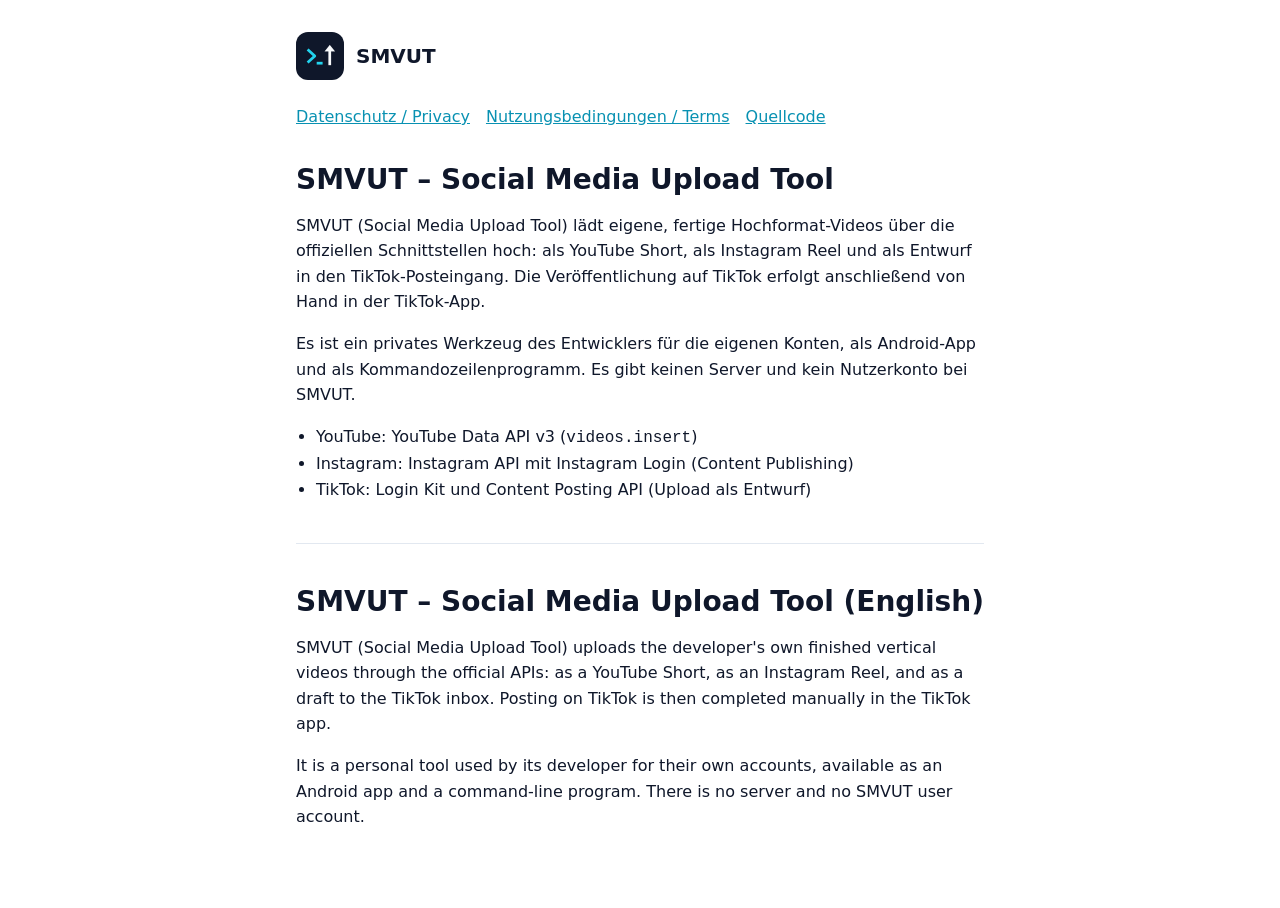
<file: docs/index.html>
<!doctype html>
<html lang="de">
<head>
  <meta charset="utf-8">
  <meta name="viewport" content="width=device-width, initial-scale=1">
  <title>SMVUT – Social Media Upload Tool</title>
  <link rel="icon" href="icon.png">
  <link rel="stylesheet" href="style.css">
</head>
<body>
<main>
  <header><img src="icon.png" alt=""><a href="./">SMVUT</a></header>
  <nav>
    <a href="privacy.html">Datenschutz / Privacy</a>
    <a href="terms.html">Nutzungsbedingungen / Terms</a>
    <a href="https://github.com/SystemError5251/SMVUT">Quellcode</a>
  </nav>

  <h1>SMVUT – Social Media Upload Tool</h1>
  <p>SMVUT (Social Media Upload Tool) lädt eigene, fertige Hochformat-Videos über die offiziellen Schnittstellen hoch:
    als YouTube Short, als Instagram Reel und als Entwurf in den TikTok-Posteingang. Die
    Veröffentlichung auf TikTok erfolgt anschließend von Hand in der TikTok-App.</p>
  <p>Es ist ein privates Werkzeug des Entwicklers für die eigenen Konten, als Android-App und
    als Kommandozeilenprogramm. Es gibt keinen Server und kein Nutzerkonto bei SMVUT.</p>
  <ul>
    <li>YouTube: YouTube Data API v3 (<code>videos.insert</code>)</li>
    <li>Instagram: Instagram API mit Instagram Login (Content Publishing)</li>
    <li>TikTok: Login Kit und Content Posting API (Upload als Entwurf)</li>
  </ul>

  <hr>

  <h1 lang="en">SMVUT – Social Media Upload Tool (English)</h1>
  <p lang="en">SMVUT (Social Media Upload Tool) uploads the developer's own finished vertical videos through the official
    APIs: as a YouTube Short, as an Instagram Reel, and as a draft to the TikTok inbox. Posting on
    TikTok is then completed manually in the TikTok app.</p>
  <p lang="en">It is a personal tool used by its developer for their own accounts, available as an
    Android app and a command-line program. There is no server and no SMVUT user account.</p>
</main>
</body>
</html>
</file>
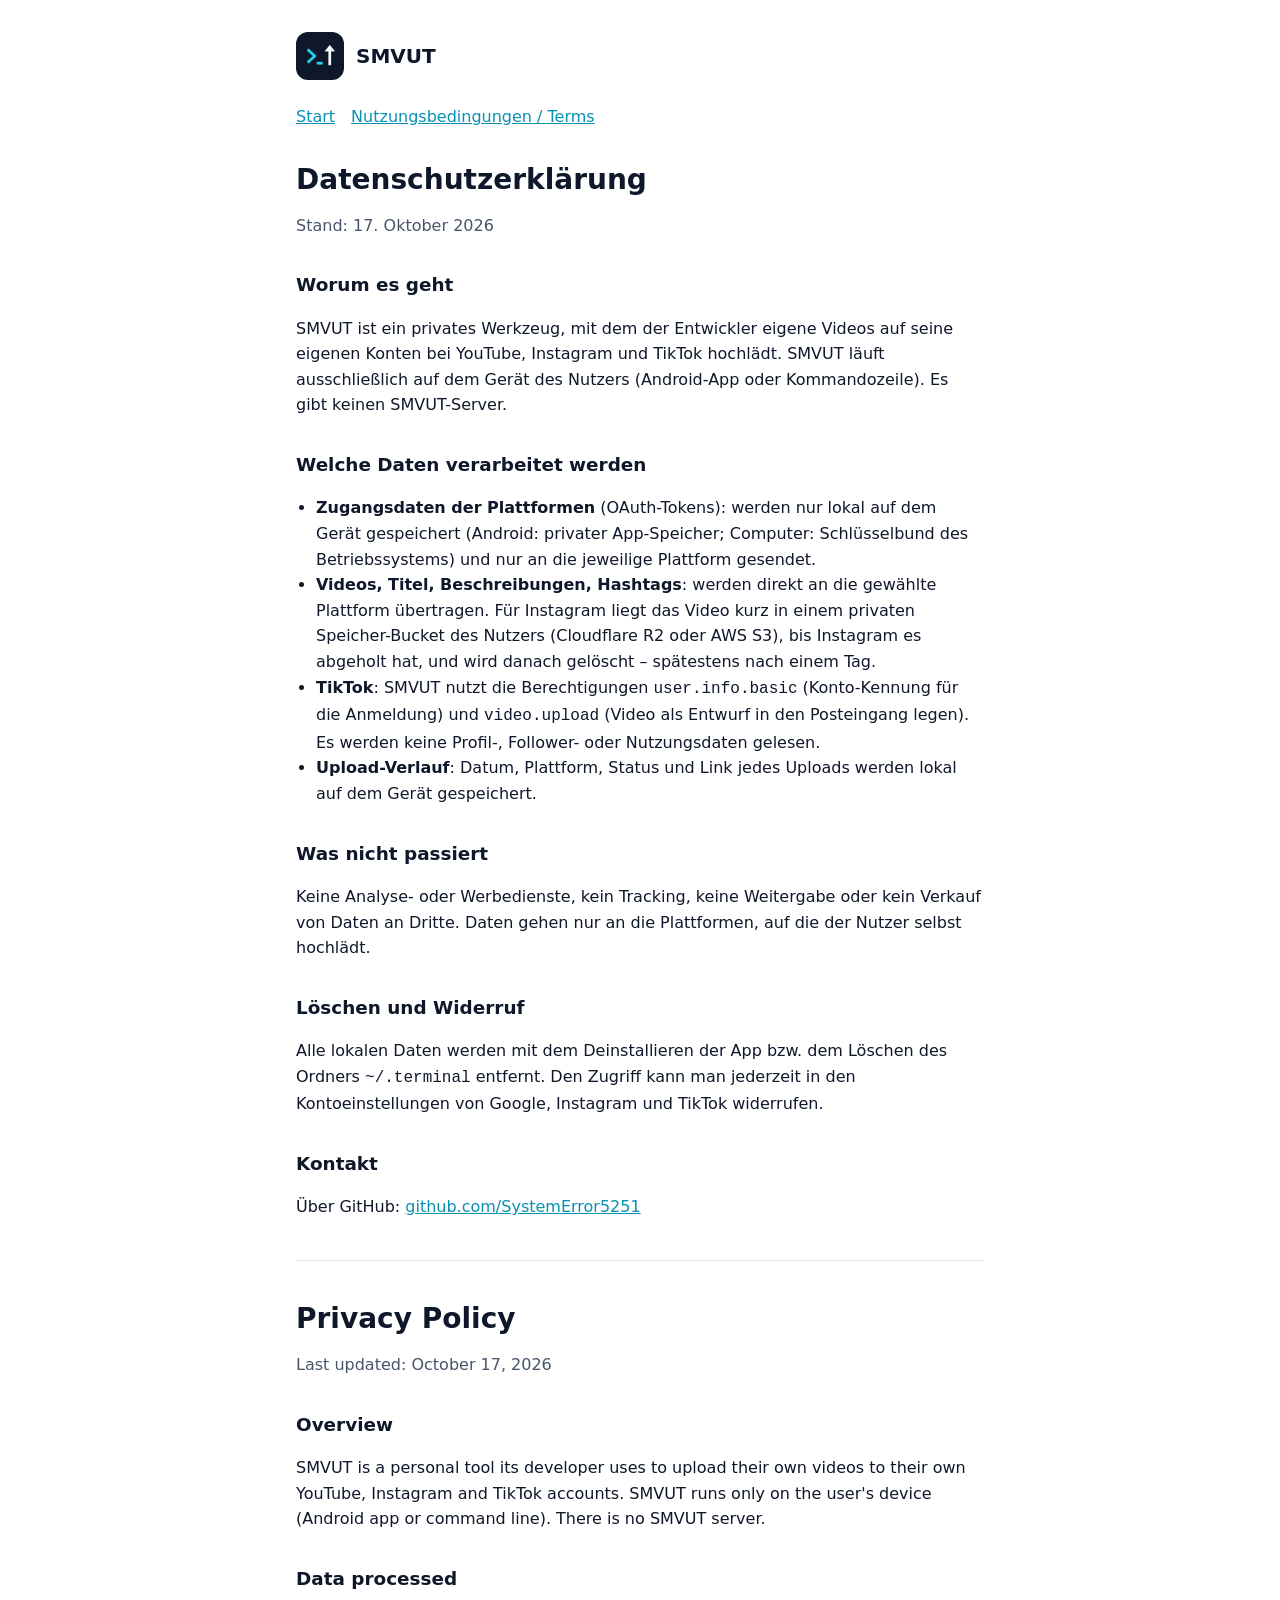
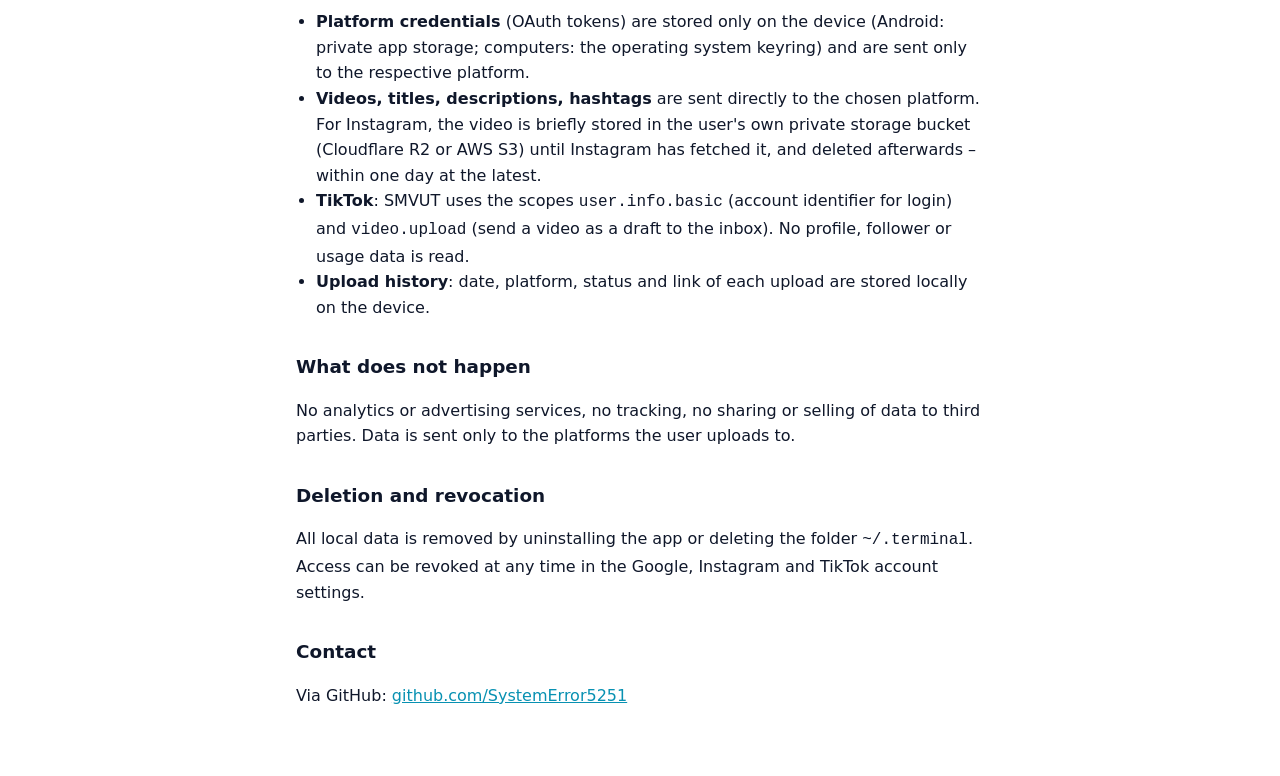
<file: docs/privacy.html>
<!doctype html>
<html lang="de">
<head>
  <meta charset="utf-8">
  <meta name="viewport" content="width=device-width, initial-scale=1">
  <title>SMVUT – Datenschutz / Privacy Policy</title>
  <link rel="icon" href="icon.png">
  <link rel="stylesheet" href="style.css">
</head>
<body>
<main>
  <header><img src="icon.png" alt=""><a href="./">SMVUT</a></header>
  <nav>
    <a href="./">Start</a>
    <a href="terms.html">Nutzungsbedingungen / Terms</a>
  </nav>

  <h1>Datenschutzerklärung</h1>
  <p class="muted">Stand: 17. Oktober 2026</p>

  <h2>Worum es geht</h2>
  <p>SMVUT ist ein privates Werkzeug, mit dem der Entwickler eigene Videos auf seine eigenen
    Konten bei YouTube, Instagram und TikTok hochlädt. SMVUT läuft ausschließlich auf dem
    Gerät des Nutzers (Android-App oder Kommandozeile). Es gibt keinen SMVUT-Server.</p>

  <h2>Welche Daten verarbeitet werden</h2>
  <ul>
    <li><strong>Zugangsdaten der Plattformen</strong> (OAuth-Tokens): werden nur lokal auf dem
      Gerät gespeichert (Android: privater App-Speicher; Computer: Schlüsselbund des
      Betriebssystems) und nur an die jeweilige Plattform gesendet.</li>
    <li><strong>Videos, Titel, Beschreibungen, Hashtags</strong>: werden direkt an die gewählte
      Plattform übertragen. Für Instagram liegt das Video kurz in einem privaten Speicher-Bucket
      des Nutzers (Cloudflare R2 oder AWS S3), bis Instagram es abgeholt hat, und wird danach
      gelöscht – spätestens nach einem Tag.</li>
    <li><strong>TikTok</strong>: SMVUT nutzt die Berechtigungen <code>user.info.basic</code>
      (Konto-Kennung für die Anmeldung) und <code>video.upload</code> (Video als Entwurf in den
      Posteingang legen). Es werden keine Profil-, Follower- oder Nutzungsdaten gelesen.</li>
    <li><strong>Upload-Verlauf</strong>: Datum, Plattform, Status und Link jedes Uploads werden
      lokal auf dem Gerät gespeichert.</li>
  </ul>

  <h2>Was nicht passiert</h2>
  <p>Keine Analyse- oder Werbedienste, kein Tracking, keine Weitergabe oder kein Verkauf von
    Daten an Dritte. Daten gehen nur an die Plattformen, auf die der Nutzer selbst hochlädt.</p>

  <h2>Löschen und Widerruf</h2>
  <p>Alle lokalen Daten werden mit dem Deinstallieren der App bzw. dem Löschen des Ordners
    <code>~/.terminal</code> entfernt. Den Zugriff kann man jederzeit in den
    Kontoeinstellungen von Google, Instagram und TikTok widerrufen.</p>

  <h2>Kontakt</h2>
  <p>Über GitHub: <a href="https://github.com/SystemError5251">github.com/SystemError5251</a></p>

  <hr>

  <h1 lang="en">Privacy Policy</h1>
  <p class="muted" lang="en">Last updated: October 17, 2026</p>
  <div lang="en">
    <h2>Overview</h2>
    <p>SMVUT is a personal tool its developer uses to upload their own videos to their own
      YouTube, Instagram and TikTok accounts. SMVUT runs only on the user's device (Android
      app or command line). There is no SMVUT server.</p>

    <h2>Data processed</h2>
    <ul>
      <li><strong>Platform credentials</strong> (OAuth tokens) are stored only on the device
        (Android: private app storage; computers: the operating system keyring) and are sent
        only to the respective platform.</li>
      <li><strong>Videos, titles, descriptions, hashtags</strong> are sent directly to the chosen
        platform. For Instagram, the video is briefly stored in the user's own private storage
        bucket (Cloudflare R2 or AWS S3) until Instagram has fetched it, and deleted afterwards –
        within one day at the latest.</li>
      <li><strong>TikTok</strong>: SMVUT uses the scopes <code>user.info.basic</code> (account
        identifier for login) and <code>video.upload</code> (send a video as a draft to the
        inbox). No profile, follower or usage data is read.</li>
      <li><strong>Upload history</strong>: date, platform, status and link of each upload are
        stored locally on the device.</li>
    </ul>

    <h2>What does not happen</h2>
    <p>No analytics or advertising services, no tracking, no sharing or selling of data to
      third parties. Data is sent only to the platforms the user uploads to.</p>

    <h2>Deletion and revocation</h2>
    <p>All local data is removed by uninstalling the app or deleting the folder
      <code>~/.terminal</code>. Access can be revoked at any time in the Google, Instagram and
      TikTok account settings.</p>

    <h2>Contact</h2>
    <p>Via GitHub: <a href="https://github.com/SystemError5251">github.com/SystemError5251</a></p>
  </div>
</main>
</body>
</html>
</file>
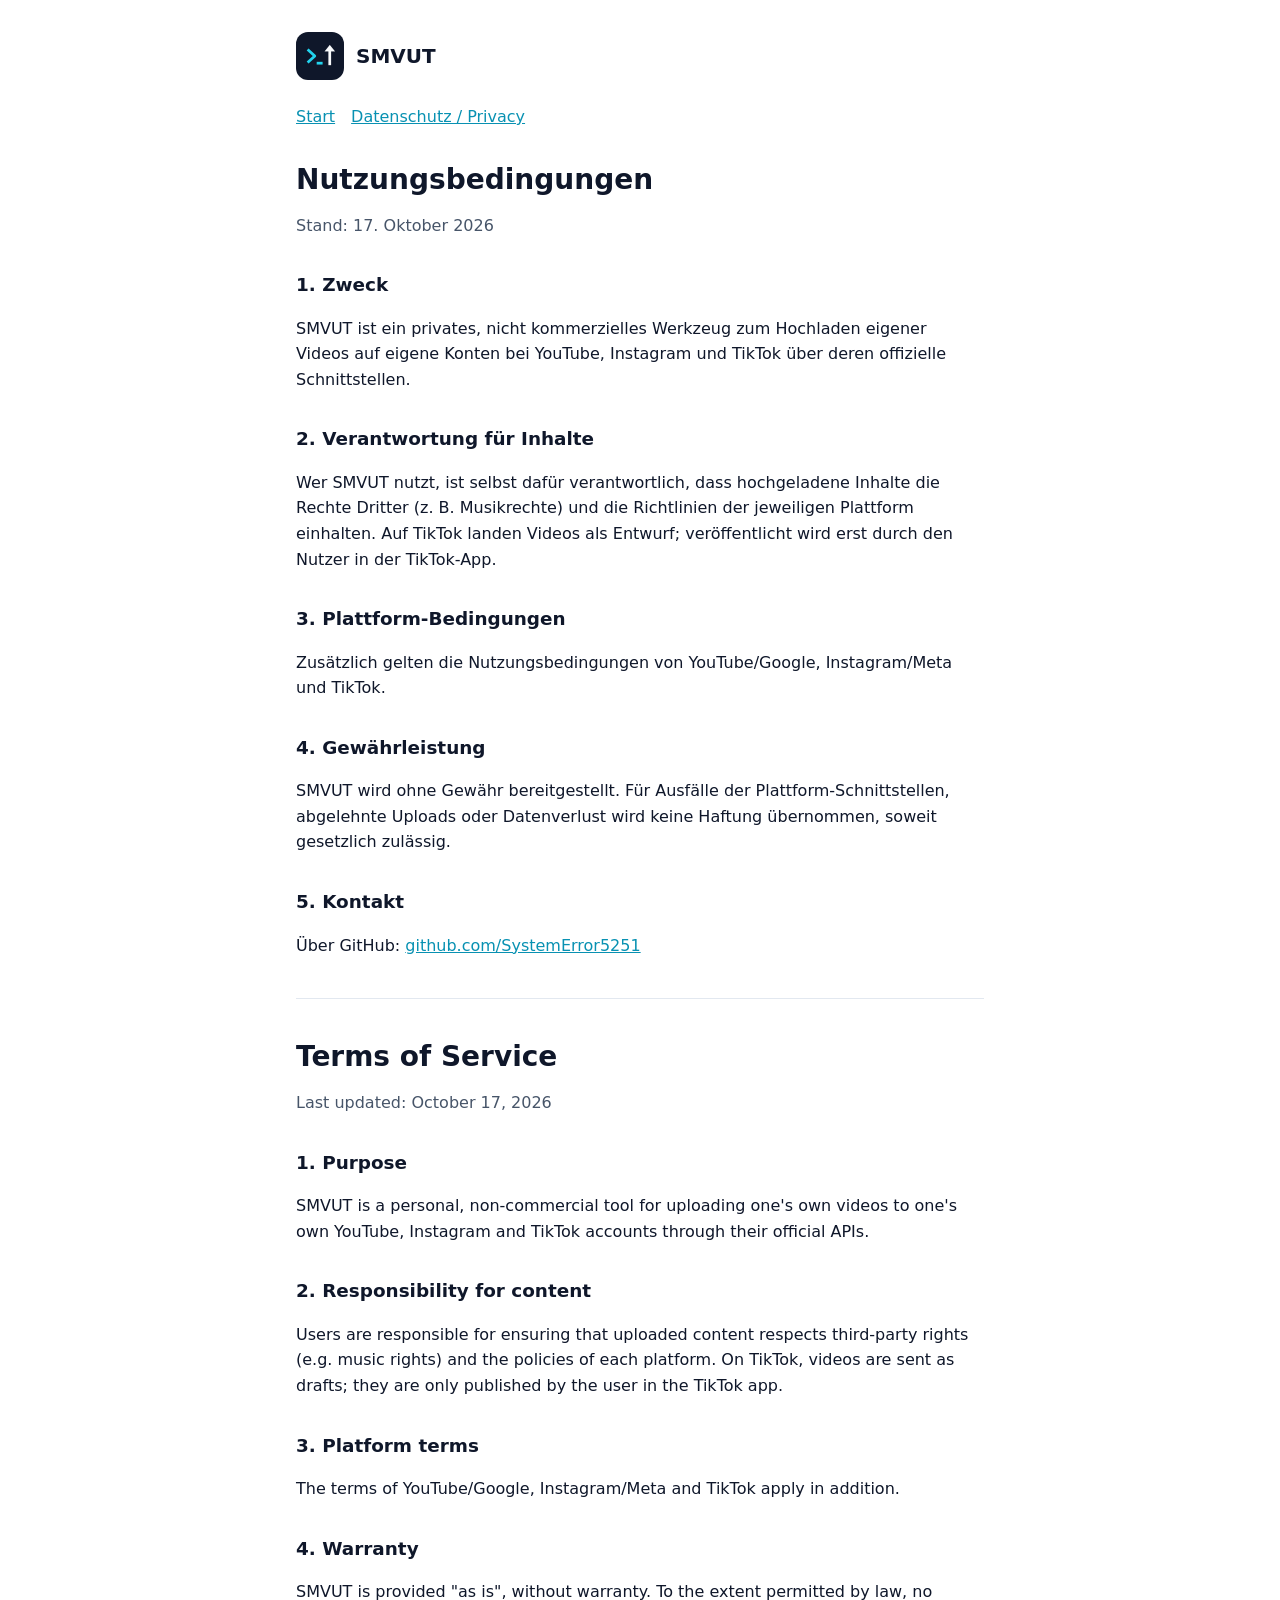
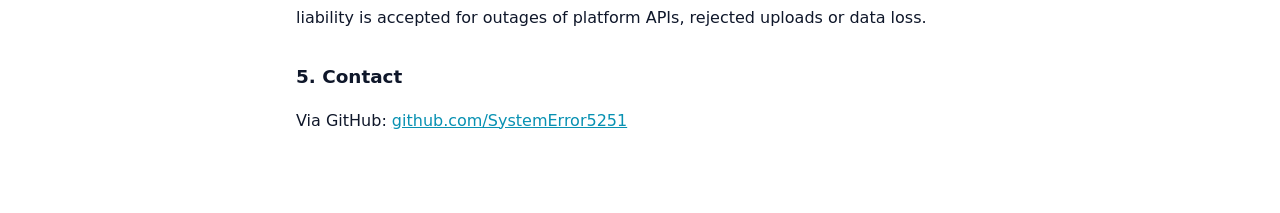
<file: docs/terms.html>
<!doctype html>
<html lang="de">
<head>
  <meta charset="utf-8">
  <meta name="viewport" content="width=device-width, initial-scale=1">
  <title>SMVUT – Nutzungsbedingungen / Terms of Service</title>
  <link rel="icon" href="icon.png">
  <link rel="stylesheet" href="style.css">
</head>
<body>
<main>
  <header><img src="icon.png" alt=""><a href="./">SMVUT</a></header>
  <nav>
    <a href="./">Start</a>
    <a href="privacy.html">Datenschutz / Privacy</a>
  </nav>

  <h1>Nutzungsbedingungen</h1>
  <p class="muted">Stand: 17. Oktober 2026</p>

  <h2>1. Zweck</h2>
  <p>SMVUT ist ein privates, nicht kommerzielles Werkzeug zum Hochladen eigener Videos auf
    eigene Konten bei YouTube, Instagram und TikTok über deren offizielle Schnittstellen.</p>

  <h2>2. Verantwortung für Inhalte</h2>
  <p>Wer SMVUT nutzt, ist selbst dafür verantwortlich, dass hochgeladene Inhalte die Rechte
    Dritter (z. B. Musikrechte) und die Richtlinien der jeweiligen Plattform einhalten. Auf
    TikTok landen Videos als Entwurf; veröffentlicht wird erst durch den Nutzer in der
    TikTok-App.</p>

  <h2>3. Plattform-Bedingungen</h2>
  <p>Zusätzlich gelten die Nutzungsbedingungen von YouTube/Google, Instagram/Meta und TikTok.</p>

  <h2>4. Gewährleistung</h2>
  <p>SMVUT wird ohne Gewähr bereitgestellt. Für Ausfälle der Plattform-Schnittstellen,
    abgelehnte Uploads oder Datenverlust wird keine Haftung übernommen, soweit gesetzlich
    zulässig.</p>

  <h2>5. Kontakt</h2>
  <p>Über GitHub: <a href="https://github.com/SystemError5251">github.com/SystemError5251</a></p>

  <hr>

  <h1 lang="en">Terms of Service</h1>
  <p class="muted" lang="en">Last updated: October 17, 2026</p>
  <div lang="en">
    <h2>1. Purpose</h2>
    <p>SMVUT is a personal, non-commercial tool for uploading one's own videos to one's own
      YouTube, Instagram and TikTok accounts through their official APIs.</p>

    <h2>2. Responsibility for content</h2>
    <p>Users are responsible for ensuring that uploaded content respects third-party rights
      (e.g. music rights) and the policies of each platform. On TikTok, videos are sent as
      drafts; they are only published by the user in the TikTok app.</p>

    <h2>3. Platform terms</h2>
    <p>The terms of YouTube/Google, Instagram/Meta and TikTok apply in addition.</p>

    <h2>4. Warranty</h2>
    <p>SMVUT is provided "as is", without warranty. To the extent permitted by law, no
      liability is accepted for outages of platform APIs, rejected uploads or data loss.</p>

    <h2>5. Contact</h2>
    <p>Via GitHub: <a href="https://github.com/SystemError5251">github.com/SystemError5251</a></p>
  </div>
</main>
</body>
</html>
</file>
<file: docs/style.css>
:root {
  --bg: #ffffff;
  --text: #0f172a;
  --muted: #475569;
  --accent: #0891b2;
  --line: #e2e8f0;
}
@media (prefers-color-scheme: dark) {
  :root {
    --bg: #0f172a;
    --text: #e2e8f0;
    --muted: #94a3b8;
    --accent: #22d3ee;
    --line: #1e293b;
  }
}
* { box-sizing: border-box; }
body {
  margin: 0;
  background: var(--bg);
  color: var(--text);
  font: 16px/1.6 system-ui, -apple-system, "Segoe UI", Roboto, sans-serif;
}
main { max-width: 720px; margin: 0 auto; padding: 32px 16px 64px; }
header { display: flex; align-items: center; gap: 12px; margin-bottom: 24px; }
header img { width: 48px; height: 48px; border-radius: 12px; }
header a { color: var(--text); text-decoration: none; font-weight: 700; font-size: 1.25rem; }
nav { display: flex; gap: 16px; flex-wrap: wrap; margin-bottom: 32px; }
nav a, a { color: var(--accent); }
h1 { font-size: 1.75rem; line-height: 1.25; margin: 0 0 8px; }
h2 { font-size: 1.15rem; margin: 32px 0 8px; }
.muted { color: var(--muted); }
hr { border: 0; border-top: 1px solid var(--line); margin: 40px 0; }
ul { padding-left: 1.25rem; }
</file>
